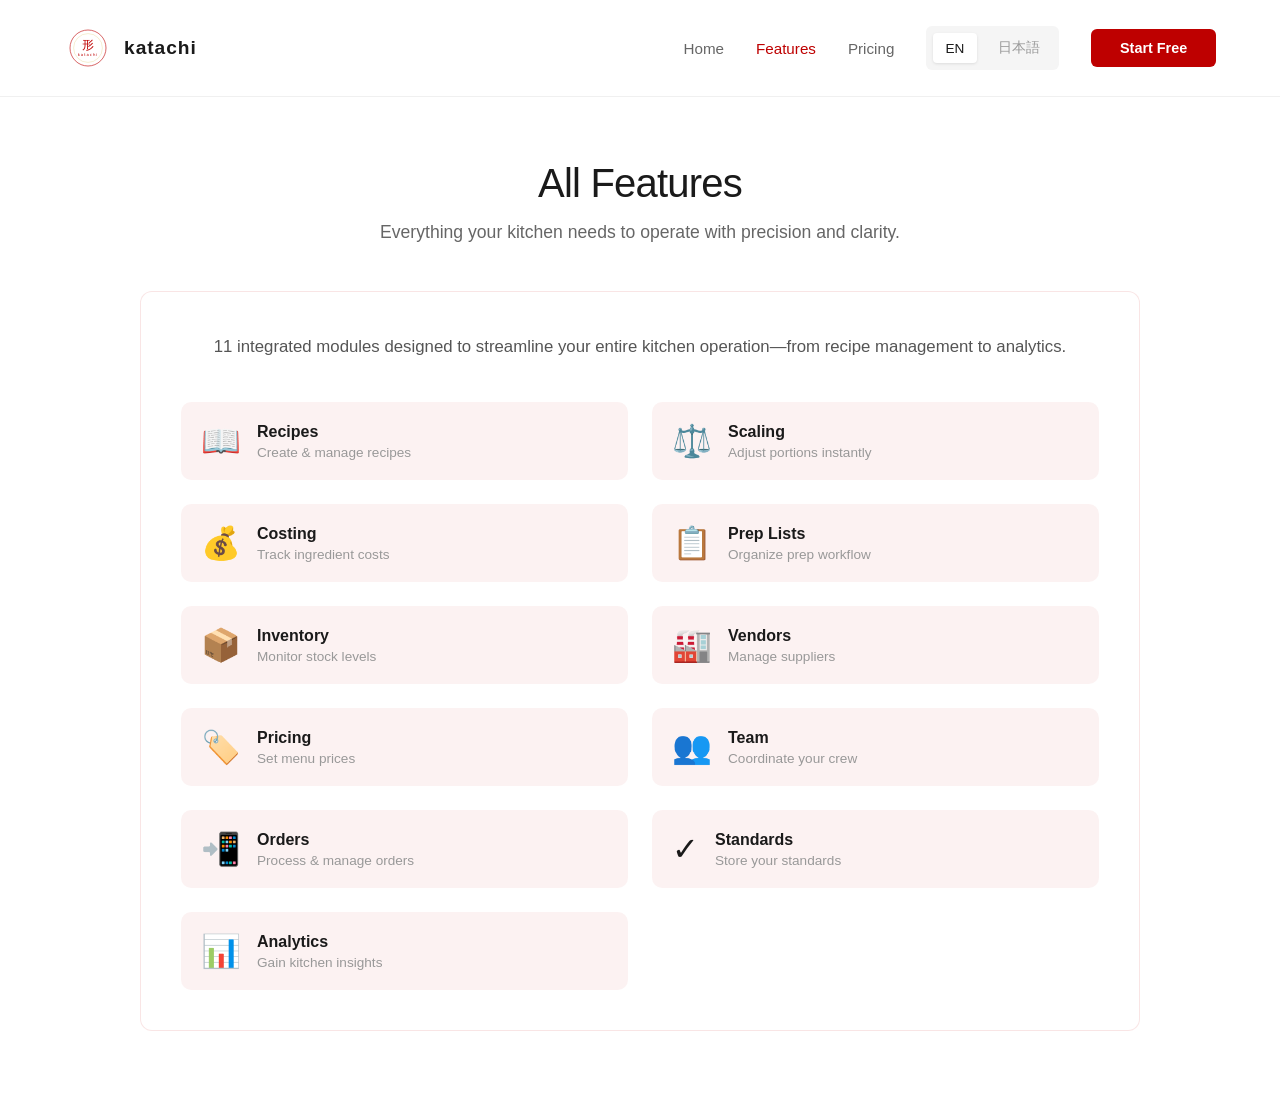
<file: features-page.html>
<!DOCTYPE html>
<html lang="en">
<head>
    <meta charset="UTF-8">
    <meta name="viewport" content="width=device-width, initial-scale=1.0">
    <title>Katachi - All Features</title>
    <style>
        * {
            margin: 0;
            padding: 0;
            box-sizing: border-box;
        }

        body {
            font-family: -apple-system, BlinkMacSystemFont, 'Segoe UI', 'Helvetica Neue', sans-serif;
            background: #ffffff;
            color: #1a1a1a;
        }

        .navbar {
            display: flex;
            justify-content: space-between;
            align-items: center;
            padding: 1.5rem 4rem;
            background: #ffffff;
            border-bottom: 1px solid #f0f0f0;
        }

        .logo-section {
            display: flex;
            align-items: center;
            gap: 0.75rem;
        }

        .logo-mini {
            width: 48px;
            height: 48px;
        }

        .brand-name {
            font-size: 1.2rem;
            font-weight: 600;
            letter-spacing: 0.05em;
            color: #1a1a1a;
        }

        .nav-right {
            display: flex;
            align-items: center;
            gap: 2rem;
        }

        .language-toggle {
            display: flex;
            gap: 0.5rem;
            background: #f5f5f5;
            padding: 0.4rem;
            border-radius: 6px;
        }

        .lang-btn {
            padding: 0.4rem 0.8rem;
            border: none;
            background: transparent;
            cursor: pointer;
            font-size: 0.85rem;
            font-weight: 500;
            color: #999;
            border-radius: 4px;
            transition: all 0.3s;
        }

        .lang-btn.active {
            background: white;
            color: #1a1a1a;
            box-shadow: 0 1px 3px rgba(0,0,0,0.1);
        }

        .nav-links {
            display: flex;
            gap: 2rem;
        }

        .nav-links a {
            text-decoration: none;
            color: #666;
            font-size: 0.95rem;
            transition: color 0.3s;
        }

        .nav-links a:hover,
        .nav-links a.active {
            color: #be0000;
        }

        .cta-nav {
            padding: 0.7rem 1.8rem;
            background: #be0000;
            color: white;
            border: none;
            border-radius: 6px;
            cursor: pointer;
            font-weight: 600;
            font-size: 0.9rem;
            transition: all 0.3s;
        }

        .cta-nav:hover {
            background: #8b0000;
            transform: translateY(-2px);
            box-shadow: 0 4px 12px rgba(190, 0, 0, 0.2);
        }

        .features-section {
            padding: 4rem;
            background: #ffffff;
            min-height: 100vh;
        }

        .features-container {
            max-width: 1000px;
            margin: 0 auto;
        }

        .section-header {
            text-align: center;
            margin-bottom: 3rem;
        }

        .section-header h1 {
            font-size: 2.5rem;
            font-weight: 300;
            letter-spacing: -0.02em;
            margin-bottom: 1rem;
            color: #1a1a1a;
        }

        .section-header p {
            font-size: 1.1rem;
            color: #666;
            max-width: 600px;
            margin: 0 auto;
        }

        .features-box {
            background: rgba(255, 255, 255, 0.7);
            backdrop-filter: blur(10px);
            padding: 2.5rem;
            border-radius: 12px;
            border: 1px solid rgba(190, 0, 0, 0.1);
        }

        .features-intro {
            font-size: 1.05rem;
            color: #555;
            line-height: 1.8;
            margin-bottom: 2.5rem;
            text-align: center;
        }

        .description-grid {
            display: grid;
            grid-template-columns: repeat(2, 1fr);
            gap: 1.5rem;
        }

        .feature-badge {
            display: flex;
            align-items: center;
            gap: 1rem;
            padding: 1.25rem;
            background: rgba(190, 0, 0, 0.05);
            border-radius: 10px;
            transition: all 0.3s;
            cursor: default;
        }

        .feature-badge:hover {
            background: rgba(190, 0, 0, 0.08);
            transform: translateY(-2px);
            box-shadow: 0 4px 12px rgba(190, 0, 0, 0.1);
        }

        .feature-badge-icon {
            font-size: 2rem;
            flex-shrink: 0;
        }

        .feature-badge-text {
            display: flex;
            flex-direction: column;
            gap: 0.25rem;
        }

        .feature-badge-title {
            font-weight: 600;
            color: #1a1a1a;
            font-size: 1rem;
        }

        .feature-badge-desc {
            font-size: 0.85rem;
            color: #999;
        }

        @media (max-width: 768px) {
            .navbar {
                padding: 1rem 2rem;
                flex-direction: column;
                gap: 1rem;
            }

            .nav-right {
                flex-direction: column;
                width: 100%;
                gap: 1rem;
            }

            .features-section {
                padding: 2rem;
            }

            .section-header h1 {
                font-size: 1.8rem;
            }

            .features-box {
                padding: 1.5rem;
            }

            .description-grid {
                grid-template-columns: 1fr;
            }
        }
    </style>
</head>
<body>
    <!-- Navigation -->
    <nav class="navbar">
        <div class="logo-section">
            <svg viewBox="0 0 400 400" xmlns="http://www.w3.org/2000/svg" class="logo-mini">
                <circle cx="200" cy="200" r="150" fill="none" stroke="#BE0000" stroke-width="5"/>
                <circle cx="200" cy="200" r="120" fill="none" stroke="#C4A600" stroke-width="1.5"/>
                <text x="200" y="175" font-size="100" font-weight="300" fill="#BE0000" text-anchor="middle" dominant-baseline="middle" font-family="system-ui">形</text>
                <text x="200" y="255" font-size="32" font-weight="400" fill="#BE0000" text-anchor="middle" dominant-baseline="middle" letter-spacing="8" font-family="system-ui">katachi</text>
            </svg>
            <span class="brand-name">katachi</span>
        </div>
        
        <div class="nav-right">
            <div class="nav-links">
                <a href="/" data-en="Home" data-ja="ホーム">Home</a>
                <a href="/features" class="active" data-en="Features" data-ja="機能">Features</a>
                <a href="#pricing" data-en="Pricing" data-ja="価格">Pricing</a>
            </div>
            
            <div class="language-toggle">
                <button class="lang-btn active" onclick="setLanguage('en')" data-lang="en">EN</button>
                <button class="lang-btn" onclick="setLanguage('ja')" data-lang="ja">日本語</button>
            </div>
            
            <button class="cta-nav" data-en="Start Free" data-ja="無料で開始">Start Free</button>
        </div>
    </nav>

    <!-- Features Section -->
    <section class="features-section">
        <div class="features-container">
            <div class="section-header">
                <h1 data-en="All Features" data-ja="すべての機能">All Features</h1>
                <p data-en="Everything your kitchen needs to operate with precision and clarity." data-ja="キッチンが正確性と明確性で動作するために必要なすべてのもの。">Everything your kitchen needs to operate with precision and clarity.</p>
            </div>

            <div class="features-box">
                <p class="features-intro" data-en="11 integrated modules designed to streamline your entire kitchen operation—from recipe management to analytics." data-ja="レシピ管理から分析まで、キッチン全体の操作を合理化するために設計された11の統合モジュール。">11 integrated modules designed to streamline your entire kitchen operation—from recipe management to analytics.</p>
                
                <div class="description-grid">
                    <div class="feature-badge">
                        <span class="feature-badge-icon">📖</span>
                        <div class="feature-badge-text">
                            <div class="feature-badge-title" data-en="Recipes" data-ja="レシピ">Recipes</div>
                            <div class="feature-badge-desc" data-en="Create & manage recipes" data-ja="レシピの作成と管理">Create & manage recipes</div>
                        </div>
                    </div>
                    <div class="feature-badge">
                        <span class="feature-badge-icon">⚖️</span>
                        <div class="feature-badge-text">
                            <div class="feature-badge-title" data-en="Scaling" data-ja="スケーリング">Scaling</div>
                            <div class="feature-badge-desc" data-en="Adjust portions instantly" data-ja="ポーションを即座に調整">Adjust portions instantly</div>
                        </div>
                    </div>
                    <div class="feature-badge">
                        <span class="feature-badge-icon">💰</span>
                        <div class="feature-badge-text">
                            <div class="feature-badge-title" data-en="Costing" data-ja="原価計算">Costing</div>
                            <div class="feature-badge-desc" data-en="Track ingredient costs" data-ja="材料費を追跡">Track ingredient costs</div>
                        </div>
                    </div>
                    <div class="feature-badge">
                        <span class="feature-badge-icon">📋</span>
                        <div class="feature-badge-text">
                            <div class="feature-badge-title" data-en="Prep Lists" data-ja="準備リスト">Prep Lists</div>
                            <div class="feature-badge-desc" data-en="Organize prep workflow" data-ja="準備ワークフローを組織化">Organize prep workflow</div>
                        </div>
                    </div>
                    <div class="feature-badge">
                        <span class="feature-badge-icon">📦</span>
                        <div class="feature-badge-text">
                            <div class="feature-badge-title" data-en="Inventory" data-ja="在庫">Inventory</div>
                            <div class="feature-badge-desc" data-en="Monitor stock levels" data-ja="在庫レベルを監視">Monitor stock levels</div>
                        </div>
                    </div>
                    <div class="feature-badge">
                        <span class="feature-badge-icon">🏭</span>
                        <div class="feature-badge-text">
                            <div class="feature-badge-title" data-en="Vendors" data-ja="ベンダー">Vendors</div>
                            <div class="feature-badge-desc" data-en="Manage suppliers" data-ja="サプライヤーを管理">Manage suppliers</div>
                        </div>
                    </div>
                    <div class="feature-badge">
                        <span class="feature-badge-icon">🏷️</span>
                        <div class="feature-badge-text">
                            <div class="feature-badge-title" data-en="Pricing" data-ja="価格設定">Pricing</div>
                            <div class="feature-badge-desc" data-en="Set menu prices" data-ja="メニュー価格を設定">Set menu prices</div>
                        </div>
                    </div>
                    <div class="feature-badge">
                        <span class="feature-badge-icon">👥</span>
                        <div class="feature-badge-text">
                            <div class="feature-badge-title" data-en="Team" data-ja="チーム">Team</div>
                            <div class="feature-badge-desc" data-en="Coordinate your crew" data-ja="チームを調整">Coordinate your crew</div>
                        </div>
                    </div>
                    <div class="feature-badge">
                        <span class="feature-badge-icon">📲</span>
                        <div class="feature-badge-text">
                            <div class="feature-badge-title" data-en="Orders" data-ja="注文">Orders</div>
                            <div class="feature-badge-desc" data-en="Process & manage orders" data-ja="注文を処理・管理">Process & manage orders</div>
                        </div>
                    </div>
                    <div class="feature-badge">
                        <span class="feature-badge-icon">✓</span>
                        <div class="feature-badge-text">
                            <div class="feature-badge-title" data-en="Standards" data-ja="基準">Standards</div>
                            <div class="feature-badge-desc" data-en="Store your standards" data-ja="あなたの基準を保存">Store your standards</div>
                        </div>
                    </div>
                    <div class="feature-badge">
                        <span class="feature-badge-icon">📊</span>
                        <div class="feature-badge-text">
                            <div class="feature-badge-title" data-en="Analytics" data-ja="分析">Analytics</div>
                            <div class="feature-badge-desc" data-en="Gain kitchen insights" data-ja="キッチンの洞察を得る">Gain kitchen insights</div>
                        </div>
                    </div>
                </div>
            </div>
        </div>
    </section>

    <script>
        function setLanguage(lang) {
            // Update active button
            document.querySelectorAll('.lang-btn').forEach(btn => btn.classList.remove('active'));
            document.querySelector(`[data-lang="${lang}"]`).classList.add('active');

            // Update all text with data attributes
            document.querySelectorAll('[data-en][data-ja]').forEach(el => {
                el.textContent = el.getAttribute(`data-${lang}`);
            });

            // Store preference in localStorage
            localStorage.setItem('katachi-language', lang);
        }

        // Load saved language preference on page load
        document.addEventListener('DOMContentLoaded', () => {
            const savedLang = localStorage.getItem('katachi-language') || 'en';
            if (savedLang !== 'en') {
                setLanguage(savedLang);
            }
        });
    </script>
</body>
</html>
</file>
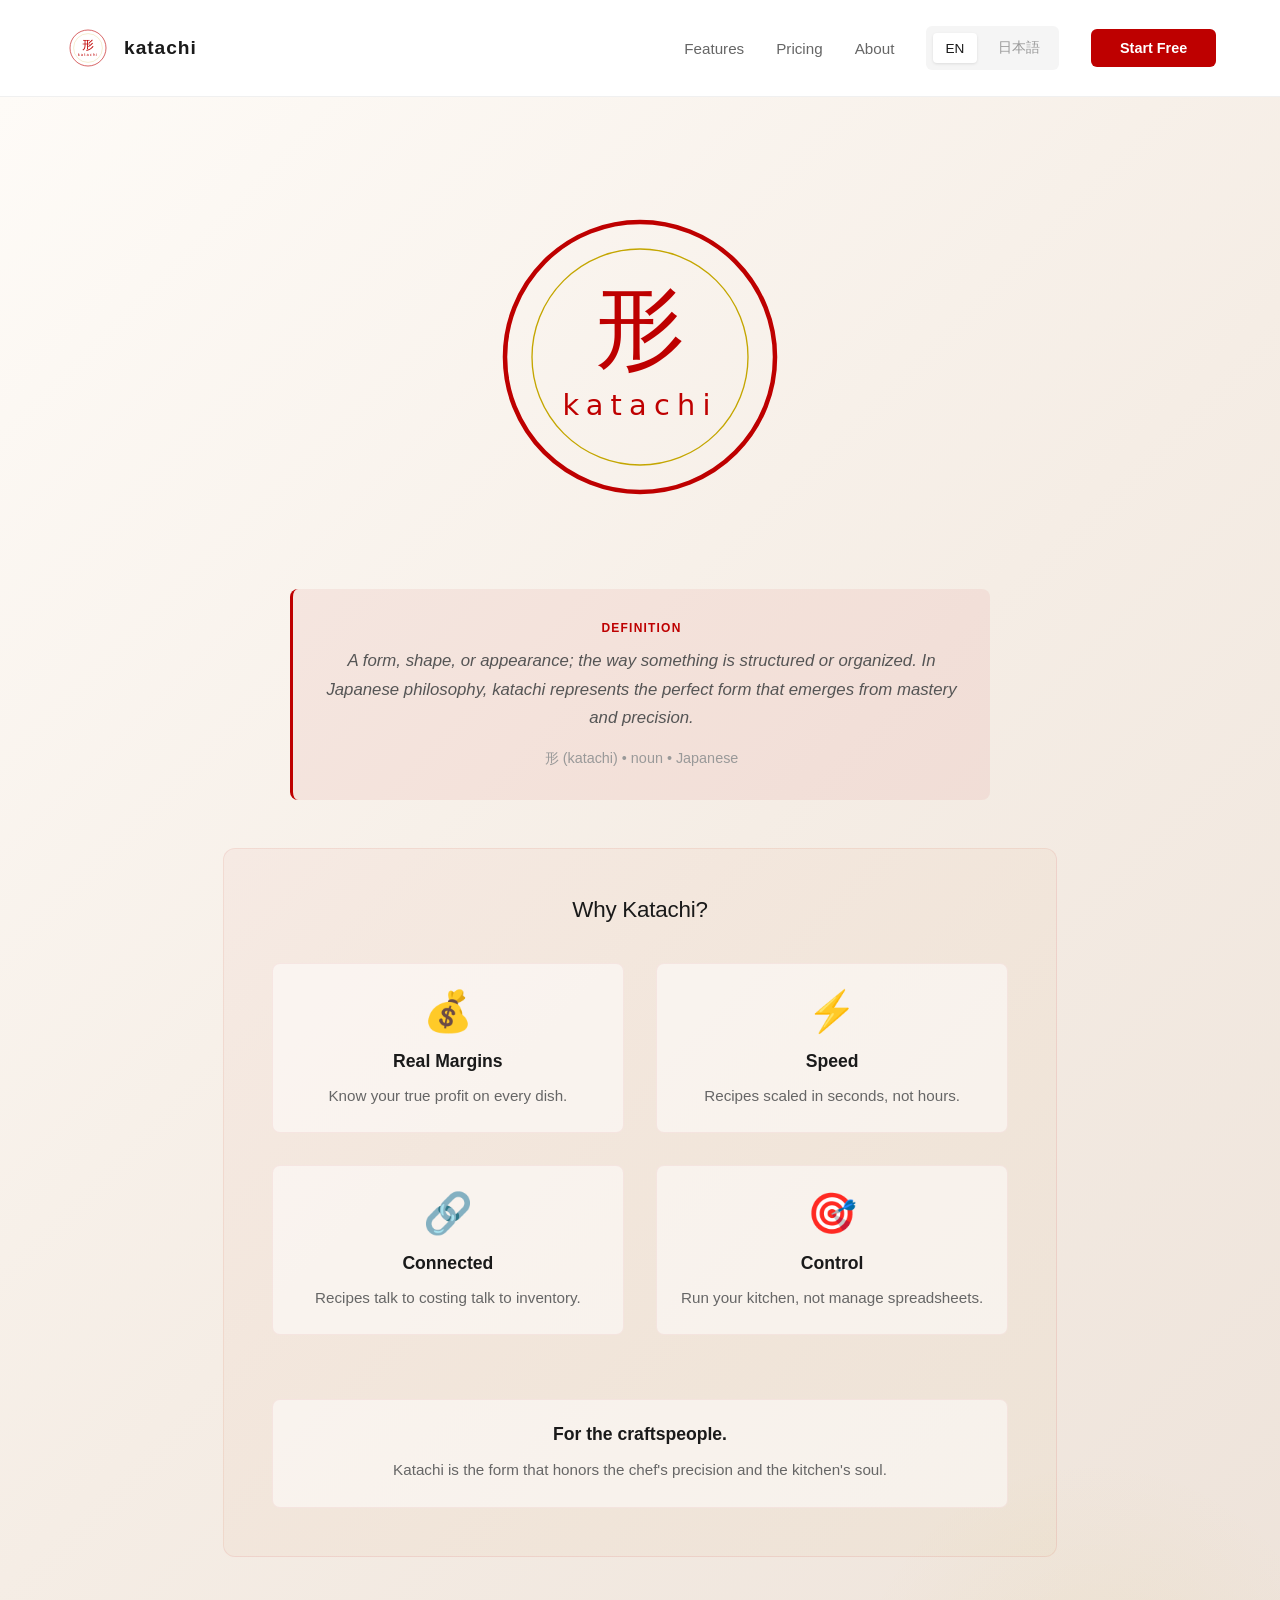
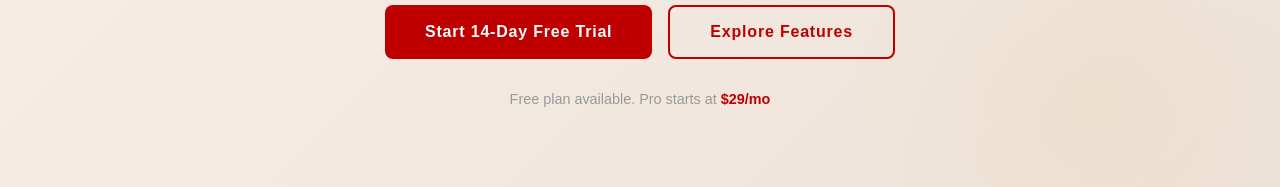
<file: landing-minimal-logo-focus.html>
<!DOCTYPE html>
<html lang="en">
<head>
    <meta charset="UTF-8">
    <meta name="viewport" content="width=device-width, initial-scale=1.0">
    <title>Katachi - Kitchen Operating System</title>
    <style>
        * {
            margin: 0;
            padding: 0;
            box-sizing: border-box;
        }

        body {
            font-family: -apple-system, BlinkMacSystemFont, 'Segoe UI', 'Helvetica Neue', sans-serif;
            background: #ffffff;
            color: #1a1a1a;
        }

        .navbar {
            display: flex;
            justify-content: space-between;
            align-items: center;
            padding: 1.5rem 4rem;
            background: #ffffff;
            border-bottom: 1px solid #f0f0f0;
        }

        .logo-section {
            display: flex;
            align-items: center;
            gap: 0.75rem;
        }

        .logo-mini {
            width: 48px;
            height: 48px;
        }

        .brand-name {
            font-size: 1.2rem;
            font-weight: 600;
            letter-spacing: 0.05em;
            color: #1a1a1a;
        }

        .nav-right {
            display: flex;
            align-items: center;
            gap: 2rem;
        }

        .language-toggle {
            display: flex;
            gap: 0.5rem;
            background: #f5f5f5;
            padding: 0.4rem;
            border-radius: 6px;
        }

        .lang-btn {
            padding: 0.4rem 0.8rem;
            border: none;
            background: transparent;
            cursor: pointer;
            font-size: 0.85rem;
            font-weight: 500;
            color: #999;
            border-radius: 4px;
            transition: all 0.3s;
        }

        .lang-btn.active {
            background: white;
            color: #1a1a1a;
            box-shadow: 0 1px 3px rgba(0,0,0,0.1);
        }

        .lang-btn:hover {
            color: #1a1a1a;
        }

        .nav-links {
            display: flex;
            gap: 2rem;
        }

        .nav-links a {
            text-decoration: none;
            color: #666;
            font-size: 0.95rem;
            transition: color 0.3s;
        }

        .nav-links a:hover {
            color: #be0000;
        }

        .cta-nav {
            padding: 0.7rem 1.8rem;
            background: #be0000;
            color: white;
            border: none;
            border-radius: 6px;
            cursor: pointer;
            font-weight: 600;
            font-size: 0.9rem;
            transition: all 0.3s;
        }

        .cta-nav:hover {
            background: #8b0000;
            transform: translateY(-2px);
            box-shadow: 0 4px 12px rgba(190, 0, 0, 0.2);
        }

        .hero {
            padding: 5rem 4rem;
            background: linear-gradient(135deg, #fefbf7 0%, #f5ede5 50%, #ede2d9 100%);
            position: relative;
            overflow: hidden;
            min-height: 100vh;
            display: flex;
            align-items: center;
            justify-content: center;
        }

        .hero::after {
            content: '';
            position: absolute;
            bottom: -10%;
            right: -5%;
            width: 500px;
            height: 500px;
            background: radial-gradient(circle, rgba(196, 166, 0, 0.06) 0%, transparent 70%);
            border-radius: 50%;
            pointer-events: none;
        }

        .hero-content {
            position: relative;
            z-index: 10;
            max-width: 900px;
            text-align: center;
        }

        .logo-hero {
            width: 360px;
            height: 360px;
            margin: 0 auto 3rem;
        }

        .definition-box {
            margin: 0 auto 3rem;
            padding: 2rem;
            background: rgba(190, 0, 0, 0.06);
            border-left: 3px solid #be0000;
            border-radius: 8px;
            max-width: 700px;
        }

        .definition-label {
            font-size: 0.75rem;
            font-weight: 700;
            color: #be0000;
            text-transform: uppercase;
            letter-spacing: 0.1em;
            margin-bottom: 0.75rem;
        }

        .definition-text {
            font-size: 1.05rem;
            color: #555;
            line-height: 1.7;
            font-style: italic;
            margin-bottom: 1rem;
        }

        .japanese-text {
            font-size: 0.9rem;
            color: #999;
            font-weight: 400;
        }

        .why-katachi-section {
            margin-top: 3rem;
            padding: 3rem;
            background: linear-gradient(135deg, rgba(190, 0, 0, 0.03) 0%, rgba(196, 166, 0, 0.03) 100%);
            border: 1px solid rgba(190, 0, 0, 0.08);
            border-radius: 12px;
        }

        .why-katachi-heading {
            font-size: 1.4rem;
            font-weight: 500;
            color: #1a1a1a;
            margin-bottom: 2.5rem;
            letter-spacing: -0.01em;
        }

        .why-katachi-grid {
            display: grid;
            grid-template-columns: 1fr 1fr;
            gap: 2rem;
            margin-bottom: 0;
        }

        .why-katachi-item {
            padding: 1.5rem;
            background: rgba(255, 255, 255, 0.5);
            border-radius: 8px;
            border: 1px solid rgba(190, 0, 0, 0.06);
            transition: all 0.3s;
        }

        .why-katachi-item:hover {
            background: rgba(255, 255, 255, 0.8);
            border-color: rgba(190, 0, 0, 0.12);
        }

        .item-icon {
            font-size: 2.5rem;
            margin-bottom: 1rem;
        }

        .item-title {
            font-size: 1.1rem;
            font-weight: 600;
            color: #1a1a1a;
            margin-bottom: 0.75rem;
        }

        .item-description {
            font-size: 0.95rem;
            color: #666;
            line-height: 1.6;
        }

        .why-katachi-bottom {
            padding: 1.5rem;
            background: rgba(255, 255, 255, 0.5);
            border-radius: 8px;
            border: 1px solid rgba(190, 0, 0, 0.06);
            grid-column: 1 / -1;
            margin-top: 2rem;
        }

        .bottom-title {
            font-size: 1.1rem;
            font-weight: 600;
            color: #1a1a1a;
            margin-bottom: 0.75rem;
        }

        .bottom-text {
            font-size: 0.95rem;
            color: #666;
            line-height: 1.7;
        }

        .cta-buttons {
            display: flex;
            gap: 1rem;
            justify-content: center;
            flex-wrap: wrap;
            margin-top: 3rem;
        }

        .btn-primary {
            padding: 1rem 2.5rem;
            background: #be0000;
            color: white;
            border: none;
            border-radius: 8px;
            font-size: 1rem;
            font-weight: 600;
            cursor: pointer;
            transition: all 0.3s;
            letter-spacing: 0.05em;
        }

        .btn-primary:hover {
            background: #8b0000;
            transform: translateY(-2px);
            box-shadow: 0 8px 20px rgba(190, 0, 0, 0.25);
        }

        .btn-secondary {
            padding: 1rem 2.5rem;
            background: transparent;
            color: #be0000;
            border: 2px solid #be0000;
            border-radius: 8px;
            font-size: 1rem;
            font-weight: 600;
            cursor: pointer;
            transition: all 0.3s;
            letter-spacing: 0.05em;
        }

        .btn-secondary:hover {
            background: rgba(190, 0, 0, 0.05);
            transform: translateY(-2px);
        }

        .pricing-note {
            font-size: 0.9rem;
            color: #999;
            margin-top: 2rem;
        }

        .pricing-note strong {
            color: #be0000;
            font-weight: 600;
        }

        @media (max-width: 768px) {
            .navbar {
                padding: 1rem 2rem;
                flex-direction: column;
                gap: 1rem;
            }

            .nav-right {
                flex-direction: column;
                width: 100%;
                gap: 1rem;
            }

            .hero {
                padding: 2rem;
            }

            .logo-hero {
                width: 260px;
                height: 260px;
                margin: 0 auto 2rem;
            }

            .why-katachi-grid {
                grid-template-columns: 1fr;
            }

            .cta-buttons {
                flex-direction: column;
            }

            .btn-primary, .btn-secondary {
                width: 100%;
            }
        }
    </style>
</head>
<body>
    <!-- Navigation -->
    <nav class="navbar">
        <div class="logo-section">
            <svg viewBox="0 0 400 400" xmlns="http://www.w3.org/2000/svg" class="logo-mini">
                <circle cx="200" cy="200" r="150" fill="none" stroke="#BE0000" stroke-width="5"/>
                <circle cx="200" cy="200" r="120" fill="none" stroke="#C4A600" stroke-width="1.5"/>
                <text x="200" y="175" font-size="100" font-weight="300" fill="#BE0000" text-anchor="middle" dominant-baseline="middle" font-family="system-ui">形</text>
                <text x="200" y="255" font-size="32" font-weight="400" fill="#BE0000" text-anchor="middle" dominant-baseline="middle" letter-spacing="8" font-family="system-ui">katachi</text>
            </svg>
            <span class="brand-name">katachi</span>
        </div>
        
        <div class="nav-right">
            <div class="nav-links">
                <a href="#features" data-en="Features" data-ja="機能">Features</a>
                <a href="#pricing" data-en="Pricing" data-ja="価格">Pricing</a>
                <a href="#about" data-en="About" data-ja="について">About</a>
            </div>
            
            <div class="language-toggle">
                <button class="lang-btn active" onclick="setLanguage('en')" data-lang="en">EN</button>
                <button class="lang-btn" onclick="setLanguage('ja')" data-lang="ja">日本語</button>
            </div>
            
            <button class="cta-nav" data-en="Start Free" data-ja="無料で開始">Start Free</button>
        </div>
    </nav>

    <!-- Hero Section -->
    <section class="hero">
        <div class="hero-content">
            <!-- Logo Only - No Text Headline -->
            <svg viewBox="0 0 400 400" xmlns="http://www.w3.org/2000/svg" class="logo-hero">
                <circle cx="200" cy="200" r="150" fill="none" stroke="#BE0000" stroke-width="5"/>
                <circle cx="200" cy="200" r="120" fill="none" stroke="#C4A600" stroke-width="1.5"/>
                <text x="200" y="175" font-size="100" font-weight="300" fill="#BE0000" text-anchor="middle" dominant-baseline="middle" font-family="system-ui">形</text>
                <text x="200" y="255" font-size="32" font-weight="400" fill="#BE0000" text-anchor="middle" dominant-baseline="middle" letter-spacing="8" font-family="system-ui">katachi</text>
            </svg>

            <!-- Definition -->
            <div class="definition-box">
                <div class="definition-label" data-en="Definition" data-ja="定義">Definition</div>
                <div class="definition-text" data-en="A form, shape, or appearance; the way something is structured or organized. In Japanese philosophy, katachi represents the perfect form that emerges from mastery and precision." data-ja="形、形状、または外観。何かが構造化または組織化される方法。日本の哲学では、形は習得と精度から生じる完全な形を表します。">A form, shape, or appearance; the way something is structured or organized. In Japanese philosophy, katachi represents the perfect form that emerges from mastery and precision.</div>
                <div class="japanese-text" data-en="形 (katachi) • noun • Japanese" data-ja="形 (katachi) • 名詞 • 日本語">形 (katachi) • noun • Japanese</div>
            </div>

            <!-- Why Katachi -->
            <div class="why-katachi-section">
                <div class="why-katachi-heading" data-en="Why Katachi?" data-ja="なぜKatachi？">Why Katachi?</div>
                
                <div class="why-katachi-grid">
                    <div class="why-katachi-item">
                        <div class="item-icon">💰</div>
                        <div class="item-title" data-en="Real Margins" data-ja="実際のマージン">Real Margins</div>
                        <div class="item-description" data-en="Know your true profit on every dish." data-ja="すべての料理の真の利益を知ってください。">Know your true profit on every dish.</div>
                    </div>
                    
                    <div class="why-katachi-item">
                        <div class="item-icon">⚡</div>
                        <div class="item-title" data-en="Speed" data-ja="スピード">Speed</div>
                        <div class="item-description" data-en="Recipes scaled in seconds, not hours." data-ja="数時間ではなく、数秒でレシピをスケーリング。">Recipes scaled in seconds, not hours.</div>
                    </div>
                    
                    <div class="why-katachi-item">
                        <div class="item-icon">🔗</div>
                        <div class="item-title" data-en="Connected" data-ja="つながっている">Connected</div>
                        <div class="item-description" data-en="Recipes talk to costing talk to inventory." data-ja="レシピは原価計算と在庫について話します。">Recipes talk to costing talk to inventory.</div>
                    </div>
                    
                    <div class="why-katachi-item">
                        <div class="item-icon">🎯</div>
                        <div class="item-title" data-en="Control" data-ja="コントロール">Control</div>
                        <div class="item-description" data-en="Run your kitchen, not manage spreadsheets." data-ja="スプレッドシートを管理するのではなく、キッチンを実行します。">Run your kitchen, not manage spreadsheets.</div>
                    </div>

                    <div class="why-katachi-bottom">
                        <div class="bottom-title" data-en="For the craftspeople." data-ja="職人のために。">For the craftspeople.</div>
                        <div class="bottom-text" data-en="Katachi is the form that honors the chef's precision and the kitchen's soul." data-ja="形はシェフの精度とキッチンの魂を尊重する形です。">Katachi is the form that honors the chef's precision and the kitchen's soul.</div>
                    </div>
                </div>
            </div>

            <div class="cta-buttons">
                <button class="btn-primary" data-en="Start 14-Day Free Trial" data-ja="14日間無料トライアルを開始">Start 14-Day Free Trial</button>
                <button class="btn-secondary" data-en="Explore Features" data-ja="機能を探索">Explore Features</button>
            </div>

            <div class="pricing-note">
                <span data-en="Free plan available. Pro starts at" data-ja="無料プランが利用可能。Proは以下から開始">Free plan available. Pro starts at</span> <strong>$29/mo</strong>
            </div>
        </div>
    </section>

    <script>
        function setLanguage(lang) {
            // Update active button
            document.querySelectorAll('.lang-btn').forEach(btn => btn.classList.remove('active'));
            document.querySelector(`[data-lang="${lang}"]`).classList.add('active');

            // Update all text with data attributes
            document.querySelectorAll('[data-en][data-ja]').forEach(el => {
                el.textContent = el.getAttribute(`data-${lang}`);
            });

            // Store preference in localStorage
            localStorage.setItem('katachi-language', lang);
        }

        // Load saved language preference on page load
        document.addEventListener('DOMContentLoaded', () => {
            const savedLang = localStorage.getItem('katachi-language') || 'en';
            if (savedLang !== 'en') {
                setLanguage(savedLang);
            }
        });
    </script>
</body>
</html>
</file>
